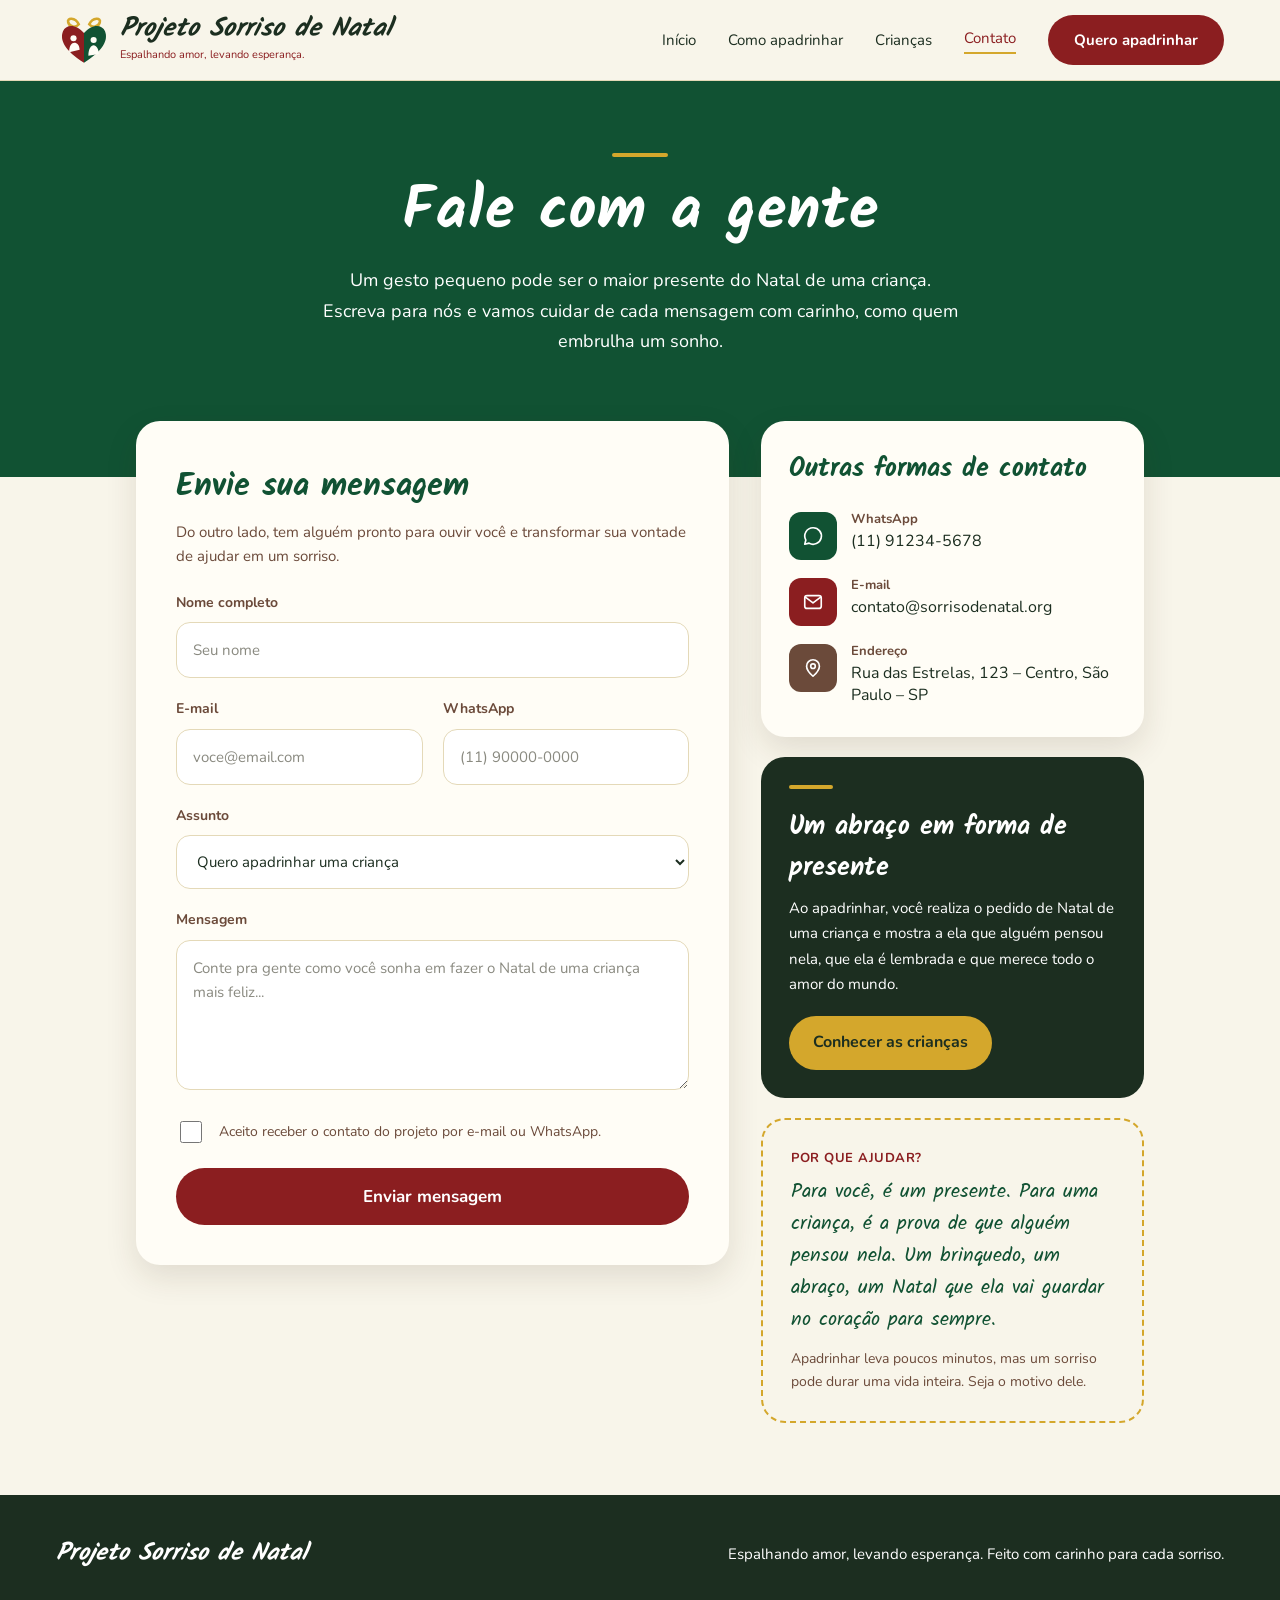
<file: Trabalho do Marcelo/contato.html>
<!DOCTYPE html>
<html lang="pt-BR">
<head>
<meta charset="utf-8">
<meta name="viewport" content="width=device-width, initial-scale=1, viewport-fit=cover">
<title>Contato – Projeto Sorriso de Natal</title>
  <link rel="preconnect" href="https://fonts.googleapis.com">
  <link rel="preconnect" href="https://fonts.gstatic.com" crossorigin>
  <link href="https://fonts.googleapis.com/css2?family=Kalam:wght@400;700&family=Nunito:wght@400;600;700&display=swap" rel="stylesheet">
  <link rel="stylesheet" href="css/contato.css">
  <script src="js/contato.js"></script>
</head>
<body>
<header>
  <a class="logo" href="#inicio" aria-label="Projeto Sorriso de Natal">
    <svg viewBox="0 0 64 64" aria-hidden="true">
      <path d="M26 14c-4-8-14-8-12-2s9 6 12 2zm12 0c4-8 14-8 12-2s-9 6-12 2z" fill="none" stroke="#d4a72c" stroke-width="3"/>
      <path d="M32 58C10 44 4 32 8 22c3-8 15-9 24 2z" fill="#8b1e20"/>
      <path d="M32 58c22-14 28-26 24-36-3-8-15-9-24 2z" fill="#115233"/>
      <circle cx="20" cy="30" r="3.5" fill="#fffdf6"/><circle cx="43" cy="32" r="3.5" fill="#fffdf6"/>
      <path d="M15 46c0-8 3-11 6-11s6 3 6 8zm22 4c0-8 3-12 6-12s6 4 6 10z" fill="#fffdf6"/>
    </svg>
    <span><b>Projeto Sorriso de Natal</b><small>Espalhando amor, levando esperança.</small></span>
  </a>
  <nav>
    <a href="#inicio">Início</a>
    <a href="#como">Como apadrinhar</a>
    <a href="#criancas">Crianças</a>
    <a class="on" href="#contato" aria-current="page">Contato</a>
    <a class="btn-nav" href="#como">Quero apadrinhar</a>
  </nav>
</header>

<section class="hero" id="contato">
  <i></i>
  <h1>Fale com a gente</h1>
  <p>Um gesto pequeno pode ser o maior presente do Natal de uma criança. Escreva para nós e vamos cuidar de cada mensagem com carinho, como quem embrulha um sonho.</p>
</section>

<main>
  <form class="card form" id="form" novalidate>
    <h2>Envie sua mensagem</h2>
    <p class="lead">Do outro lado, tem alguém pronto para ouvir você e transformar sua vontade de ajudar em um sorriso.</p>

    <div class="field">
      <label for="nome">Nome completo</label>
      <input id="nome" name="nome" type="text" placeholder="Seu nome" autocomplete="name">
    </div>
    <div class="row field">
      <div>
        <label for="email">E-mail</label>
        <input id="email" name="email" type="email" placeholder="voce@email.com" autocomplete="email">
      </div>
      <div>
        <label for="zap">WhatsApp</label>
        <input id="zap" name="zap" type="tel" placeholder="(11) 90000-0000" autocomplete="tel">
      </div>
    </div>
    <div class="field">
      <label for="assunto">Assunto</label>
      <select id="assunto" name="assunto">
        <option>Quero apadrinhar uma criança</option>
        <option>Quero ser voluntário(a)</option>
        <option>Dúvidas sobre o projeto</option>
        <option>Parcerias e doações</option>
        <option>Outro assunto</option>
      </select>
    </div>
    <div class="field">
      <label for="msg">Mensagem</label>
      <textarea id="msg" name="msg" placeholder="Conte pra gente como você sonha em fazer o Natal de uma criança mais feliz..."></textarea>
    </div>
    <label class="check" style="font-weight:400">
      <input type="checkbox" name="aceite"> Aceito receber o contato do projeto por e-mail ou WhatsApp.
    </label>
    <button class="send" type="button" id="enviar">Enviar mensagem</button>
    <div class="ok" id="ok" role="status">Mensagem enviada! Entraremos em contato em breve. 🎁</div>
  </form>

  <aside>
    <section class="card contacts">
      <h3>Outras formas de contato</h3>
      <div class="item">
        <div class="ico" style="background:var(--green)"><svg viewBox="0 0 24 24"><path d="M12 3a9 9 0 0 0-7.8 13.4L3 21l4.7-1.2A9 9 0 1 0 12 3z"/></svg></div>
        <div><small>WhatsApp</small><span>(11) 91234-5678</span></div>
      </div>
      <div class="item">
        <div class="ico" style="background:var(--red)"><svg viewBox="0 0 24 24"><rect x="3" y="5" width="18" height="14" rx="2.5"/><path d="m4 7 8 6 8-6"/></svg></div>
        <div><small>E-mail</small><span>contato@sorrisodenatal.org</span></div>
      </div>
      <div class="item">
        <div class="ico" style="background:var(--brown)"><svg viewBox="0 0 24 24"><path d="M12 21s-7-6.2-7-11a7 7 0 0 1 14 0c0 4.8-7 11-7 11z"/><circle cx="12" cy="10" r="2.5"/></svg></div>
        <div><small>Endereço</small><span>Rua das Estrelas, 123 – Centro, São Paulo – SP</span></div>
      </div>
    </section>

    <section class="hug">
      <i></i>
      <h3>Um abraço em forma de presente</h3>
      <p>Ao apadrinhar, você realiza o pedido de Natal de uma criança e mostra a ela que alguém pensou nela, que ela é lembrada e que merece todo o amor do mundo.</p>
      <a class="btn-gold" href="#criancas">Conhecer as crianças</a>
    </section>

    <section class="why">
      <small>POR QUE AJUDAR?</small>
      <q>Para você, é um presente. Para uma criança, é a prova de que alguém pensou nela. Um brinquedo, um abraço, um Natal que ela vai guardar no coração para sempre.</q>
      <p>Apadrinhar leva poucos minutos, mas um sorriso pode durar uma vida inteira. Seja o motivo dele.</p>
    </section>
  </aside>
</main>

<footer>
  <b>Projeto Sorriso de Natal</b>
  <span>Espalhando amor, levando esperança. Feito com carinho para cada sorriso.</span>
</footer>

</body>
</html>
</file>
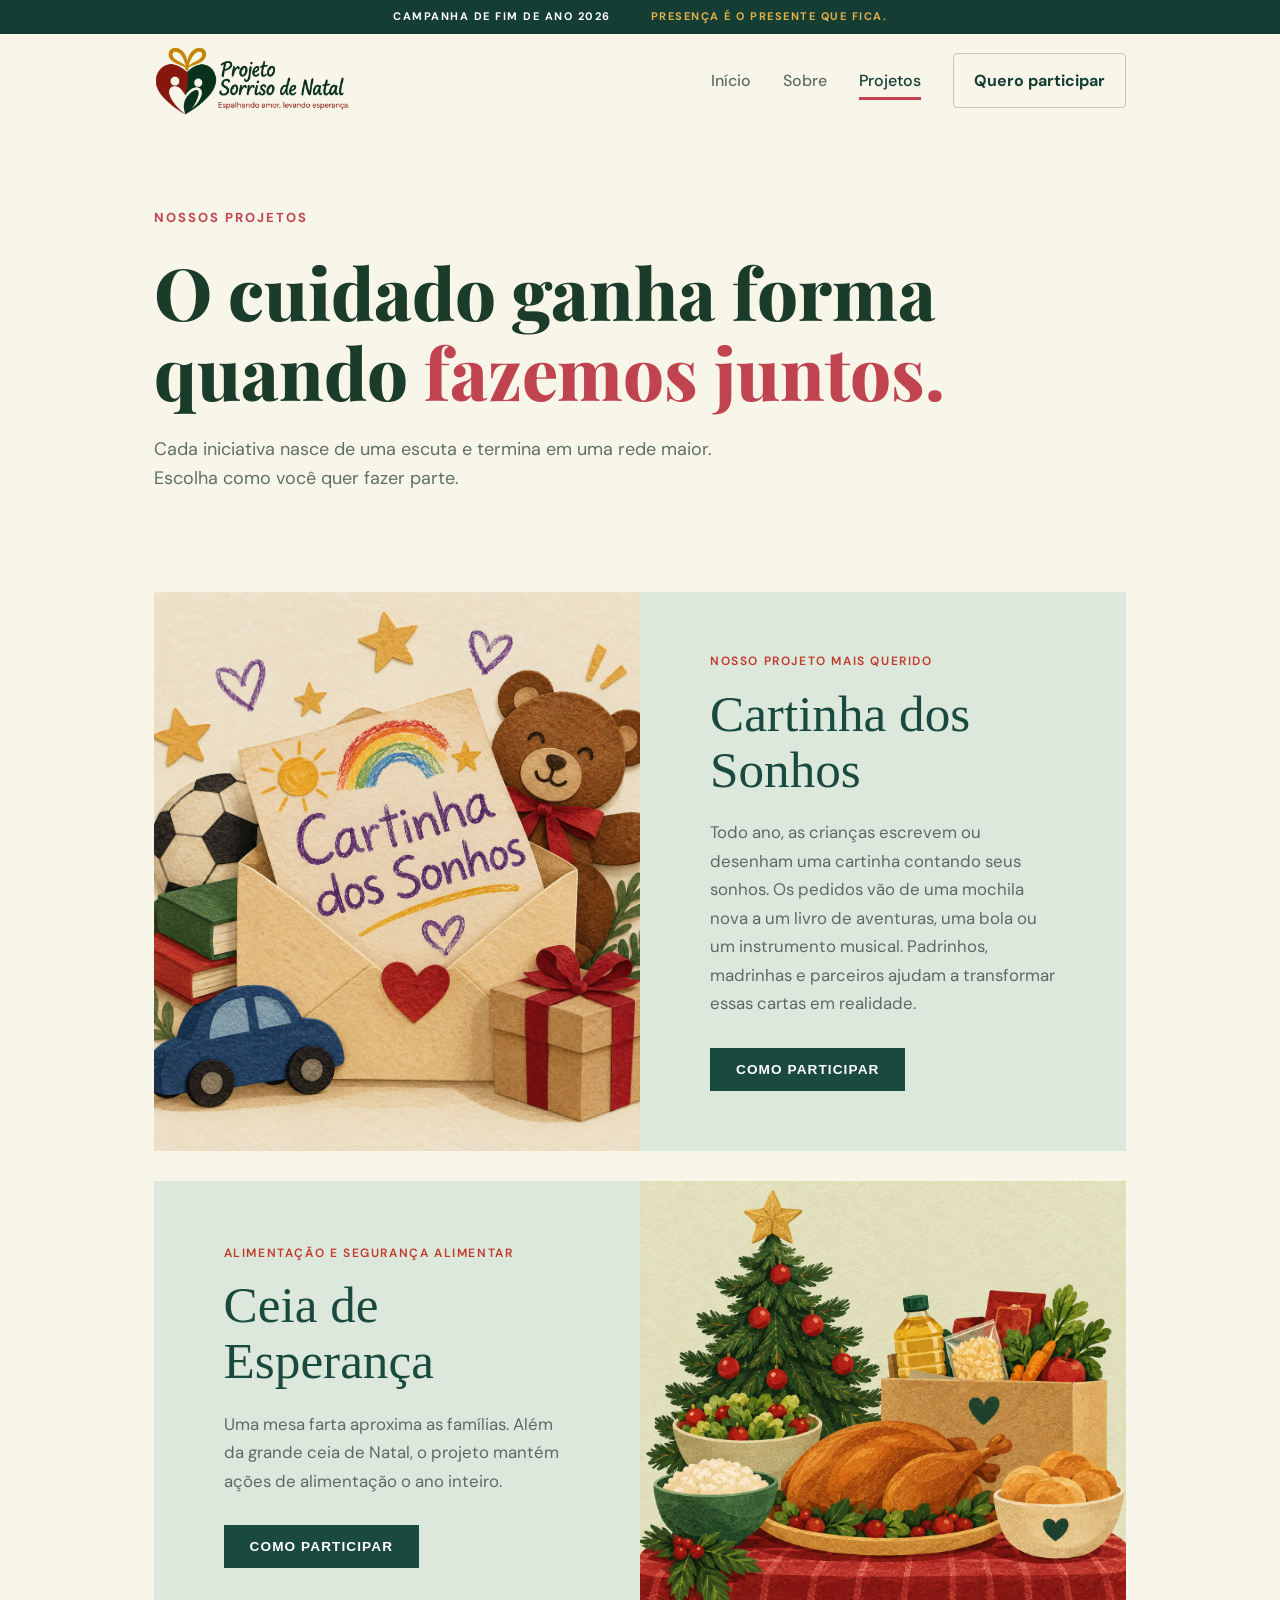
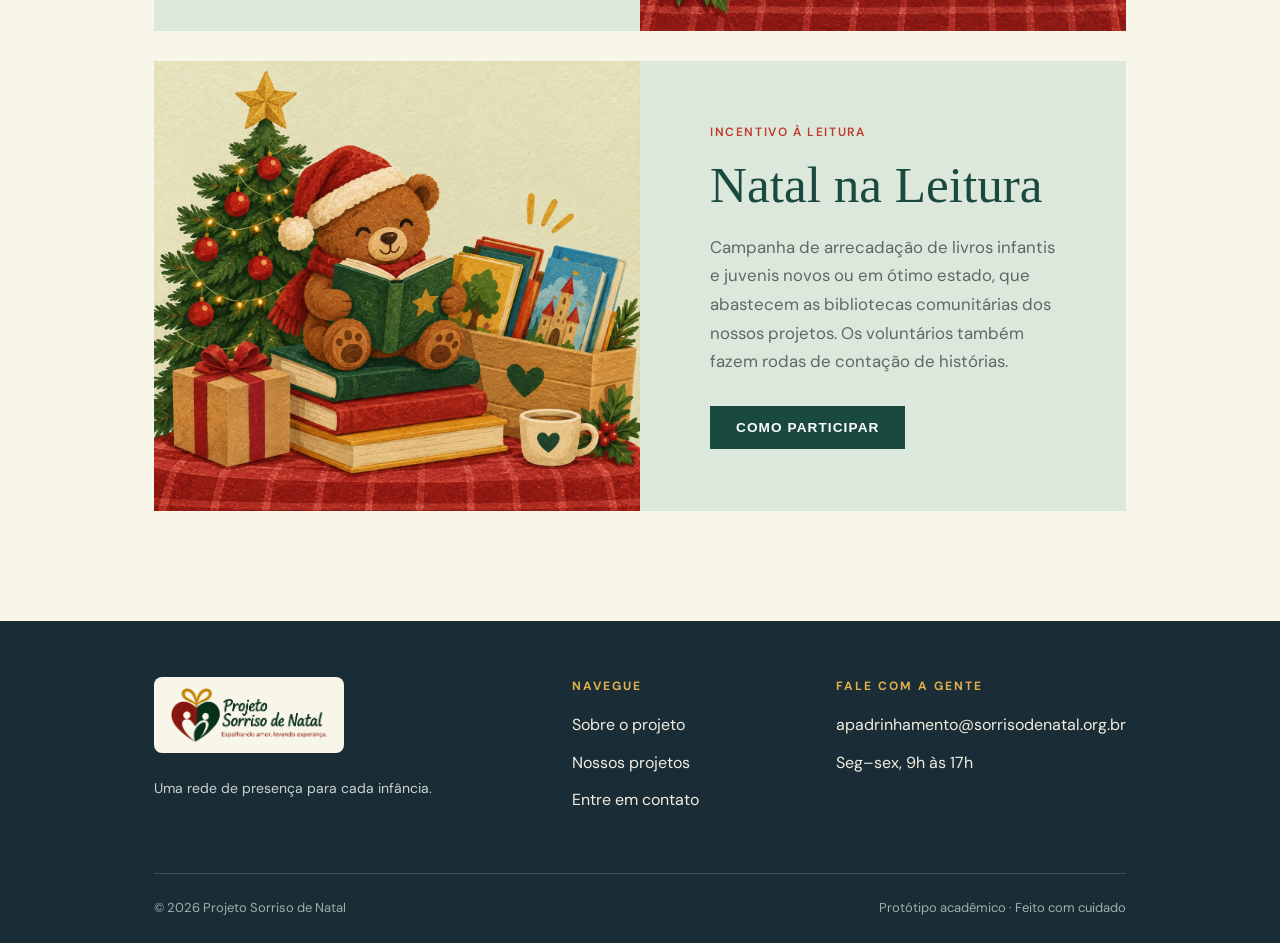
<file: Trabalho do Marcelo/projetos.html>
<!DOCTYPE html>
<html lang="pt-BR">
<head>
    <meta charset="UTF-8">
    <meta name="viewport" content="width=device-width, initial-scale=1.0">
    <title>Projetos - Projeto Sorriso de Natal</title>

    <link rel="preconnect" href="https://fonts.googleapis.com">
    <link rel="preconnect" href="https://fonts.gstatic.com" crossorigin>
    <link href="https://fonts.googleapis.com/css2?family=DM+Sans:wght@400;500;700&family=Playfair+Display:wght@700;800&display=swap" rel="stylesheet">
    <link rel="stylesheet" href="css/projetos.css">
    <script src="js/projetos.js" defer></script>
    
</head>

<body>
    <div class="top-bar">
        <span>CAMPANHA DE FIM DE ANO 2026</span>
        <span class="destaque">PRESENÇA É O PRESENTE QUE FICA.</span>
    </div>

    <header class="navbar">
        <div class="logo">
            <img src="logo.png" alt="Logotipo Projeto Sorriso de Natal">
        </div>

        <nav>
            <ul>
                <li><a href="index.html">Início</a></li>
                <li><a href="sobre.html">Sobre</a></li>
                <li><a href="projetos.html" class="here" aria-current="page">Projetos</a></li>
            </ul>
        </nav>

        <a href="contato.html" class="botao-participar">Quero participar</a>
    </header>

    <main>
        <section class="hero">
            <div class="hero-content">
                <span class="tagline">NOSSOS PROJETOS</span>

                <h1>O cuidado ganha forma quando <span>fazemos juntos.</span></h1>

                <p>Cada iniciativa nasce de uma escuta e termina em uma rede maior.</p>
                <p>Escolha como você quer fazer parte.</p>
            </div>
        </section>
        
        <section class="iniciativas" aria-label="Nossas iniciativas">

            <article class="card">
                <div class="imagem">
                    <img src="cartinhas.png" alt="Cartinhas escritas e desenhadas pelas crianças do projeto">
                </div>

                <div class="conteudo">
                    <p class="categoria">Nosso projeto mais querido</p>
                    <h2 class="titulo">Cartinha dos Sonhos</h2>

                    <p class="descricao">Todo ano, as crianças escrevem ou desenham uma cartinha contando seus sonhos. Os
                    pedidos vão de uma mochila nova a um livro de aventuras, uma bola ou um instrumento
                    musical. Padrinhos, madrinhas e parceiros ajudam a transformar essas cartas em realidade.</p>

                    <div class="participacao">
                        <button class="botaoparticipacao" type="button" aria-expanded="false" aria-controls="detalhescartinha">
                            COMO PARTICIPAR
                        </button>
                    </div>

                    <div class="detalhesparticipacao" id="detalhescartinha" hidden>
                        <h3 class="subtcomoparticipar">Apadrinhe uma cartinha!</h3>
                        <p>Você pode apadrinhar uma cartinha, doar presentes ou se tornar um parceiro do projeto. Entre em contato com a ONG para
                        conhecer os sonhos das crianças e descobrir como ajudar a transformar cada pedido em realidade!</p>
                    </div>
                </div>
            </article>

            <article class="card invertido">
                <div class="imagem">
                    <img src="ceia.png" alt="Mesa posta com a ceia de Natal do projeto">
                </div>

                <div class="conteudo">
                    <p class="categoria">Alimentação e segurança alimentar</p>
                    <h2 class="titulo">Ceia de Esperança</h2>

                    <p class="descricao">
                        Uma mesa farta aproxima as famílias. Além da grande ceia de Natal, o projeto mantém ações
                        de alimentação o ano inteiro.
                    </p>

                    <div class="participacao">
                        <button class="botaoparticipacao" type="button" aria-expanded="false" aria-controls="detalhesceia">
                            COMO PARTICIPAR
                        </button>
                    </div>

                    <div class="detalhesparticipacao" id="detalhesceia" hidden>
                        <h3 class="subtcomoparticipar">Ajude com alimentos!</h3>
                        <p>Apadrinhe uma família e contribua para levar alimentos de qualidade à mesa de quem precisa.
                        Você também pode doar alimentos, apoiar as hortas comunitárias ou participar das campanhas solidárias.</p>
                    </div>
                </div>
            </article>

            <article class="card">
                <div class="imagem">
                    <img src="leitura.png" alt="Livros infantis e juvenis arrecadados na campanha de leitura">
                </div>

                <div class="conteudo">
                    <p class="categoria">Incentivo à leitura</p>
                    <h2 class="titulo">Natal na Leitura</h2>

                    <p class="descricao">
                        Campanha de arrecadação de livros infantis e juvenis novos ou em ótimo estado, que
                        abastecem as bibliotecas comunitárias dos nossos projetos. Os voluntários também fazem
                        rodas de contação de histórias.
                    </p>

                    <div class="participacao">
                        <button class="botaoparticipacao" type="button" aria-expanded="false" aria-controls="detalhesleitura">
                            COMO PARTICIPAR
                        </button>
                    </div>

                    <div class="detalhesparticipacao" id="detalhesleitura" hidden>
                        <h3 class="subtcomoparticipar">Doe livros!</h3>
                        <p>Doe livros infantis e juvenis novos ou em bom estado, ou participe como voluntário
                        nas rodas de contação de histórias. Sua contribuição ajuda a criar novos espaços de
                        leitura nas comunidades!</p>
                    </div>
                </div>
            </article>

        </section>
    </main>

    <footer class="footer">
        <div class="footer-topo">
            <div class="footer-marca">
                <div class="footer-logo">
                    <img src="logo.png" alt="Logotipo Projeto Sorriso de Natal">
                </div>
                <p class="footer-frase">Uma rede de presença para cada infância.</p>
            </div>

            <div class="footer-coluna">
                <h2>NAVEGUE</h2>
                <ul>
                    <li><a href="sobre.html">Sobre o projeto</a></li>
                    <li><a href="projetos.html">Nossos projetos</a></li>
                    <li><a href="contato.html">Entre em contato</a></li>
                </ul>
            </div>

            <div class="footer-coluna">
                <h2>FALE COM A GENTE</h2>
                <p>apadrinhamento@sorrisodenatal.org.br</p>
                <p>Seg–sex, 9h às 17h</p>
            </div>
        </div>

        <div class="footer-base">
            <p>© 2026 Projeto Sorriso de Natal</p>
            <p>Protótipo acadêmico · Feito com cuidado</p>
        </div>
    </footer>
</body>
</html>
</file>
<file: Trabalho do Marcelo/css/contato.css>
:root{
  color-scheme:light;
  --cream:#f8f5ea; --paper:#fffdf6; --green:#115233; --ink:#1c2e20;
  --red:#8b1e20; --gold:#d4a72c; --brown:#6b4a3a; --line:#e4d9b8;
  box-sizing:border-box;
  padding-top:env(safe-area-inset-top,0px); 
  padding-bottom:env(safe-area-inset-bottom,0px);
}

*,*::before,*::after{
    box-sizing:inherit
}

html{
    scroll-padding-top:env(safe-area-inset-top,0px)
}

body{
    margin:0;
    background:var(--cream);
    color:var(--brown);
    font-family:'Nunito',system-ui,sans-serif;
    line-height:1.6
}

.hand{
    font-family:'Kalam','Segoe Print',cursive
}

a{
    color:inherit;
    text-decoration:none
}

header{
    display:flex;
    align-items:center;
    justify-content:space-between;
    gap:16px;
    flex-wrap:wrap;
    padding:12px 56px;
    border-bottom:1px solid var(--line)
}

.logo{
    display:flex;
    align-items:center;
    gap:8px
}

.logo svg{
    width:56px;
    height:56px
}

.logo b{
    display:block;
    font-family:'Kalam',cursive;
    font-style:italic;
    font-weight:700;
    font-size:26px;
    line-height:1;
    color:var(--ink)
}

.logo small{
    display:block;
    font-size:11px;
    color:var(--red);
    margin-top:4px
}

nav{
    display:flex;
    align-items:center;
    gap:32px;
    font-size:15px;
    color:var(--ink)
}

nav a.on{
    color:var(--red);
    border-bottom:2px solid var(--gold);
    padding-bottom:2px
}

.btn-nav{
    background:var(--red);
    color:#fff;
    font-weight:700;
    padding:13px 26px;
    border-radius:999px
}

.hero{
    background:var(--green);
    color:#fff;
    text-align:center;
    padding:72px 24px 120px
}

.hero i{
    display:block;
    width:56px;
    height:4px;
    background:var(--gold);
    margin:0 auto 22px;
    border-radius:2px
}

.hero h1{
    font-family:'Kalam',cursive;
    font-weight:700;
    font-size:clamp(40px,6vw,60px);
    line-height:1.1;
    margin:0 0 20px;
    letter-spacing:1px
}

.hero p{
    max-width:640px;
    margin:0 auto;
    font-size:18px;
    line-height:1.7
}


main{
    max-width:1056px;margin:-56px auto 0;padding:0 24px 72px;display:grid;grid-template-columns:1.55fr 1fr;gap:32px;align-items:start
}

.card{
    background:var(--paper);
    border-radius:24px;
    box-shadow:0 12px 32px rgba(60,40,20,.12)
}

.form{
    padding:40px
}

.form h2{
    font-family:'Kalam',cursive;
    font-size:32px;
    color:var(--green);
    margin:0 0 8px;
    font-weight:700
}

.form .lead{
    margin:0 0 24px;
    font-size:15px
}

label{
    display:block;
    font-weight:700;
    font-size:14px;
    margin:0 0 8px
}

input,select,textarea{
    width:100%;font:inherit;
    font-size:15px;
    color:var(--ink);
    background:#fff;
    border:1.5px solid var(--line);
    border-radius:14px;
    padding:15px 16px
}

input::placeholder,textarea::placeholder{
    color:#8a8a80
}

input:focus,select:focus,textarea:focus{
    outline:3px solid rgba(17,82,51,.3);
    border-color:var(--green)
}

textarea{
    min-height:150px;
    resize:vertical
}

.field{
    margin-bottom:20px
}

.row{
    display:grid;
    grid-template-columns:1fr 1fr;
    gap:20px
}

.check{
    display:flex;
    align-items:center;
    gap:14px;
    font-size:14px;
    margin:4px 0 22px
}

.check input{
    width:22px;
    height:22px;
    padding:0;
    flex:none;
    accent-color:var(--red)
}

.send{
    width:100%;
    border:0;
    cursor:pointer;
    background:var(--red);
    color:#fff;
    font:700 17px 'Nunito',sans-serif;
    padding:17px;
    border-radius:999px
}
.send:hover{
    background:#741619
}

.send:focus-visible{
    outline:3px solid var(--gold);
    outline-offset:2px
}

.ok{
    display:none;
    margin-top:16px;
    padding:14px 18px;
    border-radius:14px;
    background:#e6f2e9;
    color:var(--green);
    font-weight:700
}

.ok.show{
    display:block
}

.ok.erro{
    background:#fbe9e7;
    color:var(--red)
}

aside{
    display:flex;
    flex-direction:column;
    gap:20px
}
.contacts{
    padding:28px 28px 30px
}

.contacts h3{
    font-family:'Kalam',cursive;
    font-size:26px;
    color:var(--green);
    margin:0 0 22px;
    font-weight:700
}

.item{
    display:flex;
    gap:14px;
    margin-bottom:18px;
    align-items:flex-start
}

.item:last-child{
    margin-bottom:0
}

.ico{
    flex:none;
    width:48px;
    height:48px;
    border-radius:12px;
    display:grid;
    place-items:center
}

.ico svg{
    width:22px;
    height:22px;
    stroke:#fff;
    fill:none;
    stroke-width:1.8;
    stroke-linecap:round;
    stroke-linejoin:round
}

.item small{
    display:block;
    font-weight:700;
    font-size:13px;
    line-height:1.2;
    margin-bottom:2px
}

.item span{
    color:var(--ink);
    font-size:16px;
    line-height:1.4;
    display:block
}

.hug{
    background:var(--ink);
    color:#fff;
    border-radius:24px;
    padding:28px
}

.hug i{
    display:block;
    width:44px;
    height:4px;
    background:var(--gold);
    border-radius:2px;
    margin-bottom:18px
}

.hug h3{
    font-family:'Kalam',cursive;
    font-size:26px;
    line-height:1.6;
    margin:0 0 6px;
    font-weight:700
}

.hug p{
    margin:0 0 18px;font-size:15px;line-height:1.7
}

.btn-gold{
    display:inline-block;
    background:var(--gold);
    color:var(--ink);
    font-weight:700;
    padding:14px 24px;
    border-radius:999px
}

.why{
    border:2px dashed var(--gold);
    border-radius:24px;
    padding:28px
}

.why small{
    display:block;
    color:var(--red);
    font-weight:700;
    font-size:13px;
    letter-spacing:.5px;
    margin-bottom:8px
}

.why q{
    display:block;
    quotes:none;
    font-family:'Kalam',cursive;
    font-size:20px;
    line-height:1.6;
    color:var(--green);
    margin-bottom:12px
}

.why p{
    margin:0;
    font-size:14px
}

footer{
    background:var(--ink);
    color:#fff;
    display:flex;
    justify-content:space-between;
    align-items:center;
    flex-wrap:wrap;
    gap:12px;
    padding:40px 56px
}

footer b{
    font-family:'Kalam',cursive;
    font-style:italic;
    font-size:24px
}

footer span{
    font-size:15px
}

@media(max-width:860px){
  main{grid-template-columns:1fr}
  header,footer{padding-left:24px;padding-right:24px}
  nav{gap:18px;flex-wrap:wrap}
}

@media(max-width:520px){
  .row{grid-template-columns:1fr}
  .form{padding:28px 22px}
}
</file>
<file: Trabalho do Marcelo/css/projetos.css>
* {
    margin: 0;
    padding: 0;
    box-sizing: border-box;
}

body {
    background-color: #f8f5e9;
    color: #1B3B2B;
    line-height: 1.6;
    font-family: 'DM Sans', Arial, sans-serif;
}

img {
    max-width: 100%;
    height: auto;
    display: block;
}

.top-bar {
    background-color: #143d33;
    color: white;
    display: flex;
    justify-content: center;
    gap: 40px;
    padding: 8px 0;
    font-size: 11px;
    font-weight: 700;
    letter-spacing: 1.5px;
}

.destaque {
    color: #e0b04a;
}

.navbar {
    display: flex;
    align-items: center;
    padding: 12px 12%;
}

.logo img {
    height: 70px;
}

nav {
    margin-left: auto;
}

nav ul {
    display: flex;
    gap: 32px;
    list-style: none;
}

nav a {
    text-decoration: none;
    color: #5f6f66;
    font-weight: 500;
    padding-bottom: 6px;
}

nav a.here {
    color: #143d33;
    border-bottom: 3px solid #c0444f;
}

.botao-participar {
    margin-left: 32px;
    padding: 14px 20px;
    border: 1px solid #c9c4b5;
    border-radius: 4px;
    color: #143d33;
    font-weight: 700;
    text-decoration: none;
}

.hero {
    padding: 80px 12% 100px;
}

.tagline {
    display: block;
    color: #c0444f;
    font-size: 13px;
    font-weight: 700;
    letter-spacing: 2px;
    margin-bottom: 24px;
}

.hero h1 {
    font-family: 'Playfair Display', Georgia, serif;
    font-size: 72px;
    font-weight: 800;
    line-height: 1.1;
    max-width: 900px;
    margin-bottom: 24px;
}

.hero h1 span {
    color: #c0444f;
}

.hero p {
    color: #5f6f66;
    font-size: 18px;
}

.footer {
    background-color: #1a2d36;
    color: #f1ede0;
    padding: 56px 12% 24px;
}

.footer-topo {
    display: flex;
    gap: 64px;
    padding-bottom: 48px;
}

.footer-marca {
    margin-right: auto;
    max-width: 360px;
}

.footer-logo {
    display: inline-block;
    background-color: #f8f5e9;
    padding: 10px 16px;
    border-radius: 8px;
    margin-bottom: 16px;
}

.footer-logo img {
    height: 56px;
    display: block;
}

.footer-frase {
    font-size: 14px;
    color: #c9d3cf;
}

.footer-coluna {
    min-width: 200px;
}

.footer-coluna h2 {
    color: #e0b04a;
    font-size: 12px;
    letter-spacing: 2px;
    margin-bottom: 16px;
}

.footer-coluna ul {
    list-style: none;
}

.footer-coluna li,
.footer-coluna p {
    margin-bottom: 12px;
}

.footer-coluna a {
    color: #f1ede0;
    text-decoration: none;
}

.footer-base {
    display: flex;
    justify-content: space-between;
    border-top: 1px solid rgba(255, 255, 255, 0.15);
    padding-top: 24px;
    font-size: 13px;
    color: #9fb0a9;
}

.iniciativas {
    padding: 0 12% 80px;
}

.card {
    display: grid;
    grid-template-columns: 1fr 1fr;
    min-height: 450px;
    max-width: 1200px;
    margin: 0 auto 30px;
    background: #dde8dc;
    overflow: hidden;
}

.imagem {
    height: 100%;
}

.imagem img {
    width: 100%;
    height: 100%;
    object-fit: cover;
    display: block;
}

.conteudo {
    display: flex;
    flex-direction: column;
    justify-content: center;
    padding: 60px 70px;
}

.categoria {
    color: #c0392b;
    font-size: 0.75rem;
    font-weight: 600;
    letter-spacing: 0.10rem;
    text-transform: uppercase;
    margin-bottom: 14px;
}

.titulo {
    font-family: Georgia, serif;
    font-size: 3.2rem;
    font-weight: 500;
    color: #1a4a3f;
    line-height: 1.1;
    margin-bottom: 20px;
}

.descricao {
    color: #5a6b63;
    font-size: 1.05rem;
    line-height: 1.7;
    max-width: 480px;
    margin-bottom: 30px;
}

.botaoparticipacao {
    background: #1a4a3f;
    color: #fff;
    border: none;
    padding: 14px 26px;
    font-size: 0.85rem;
    font-weight: 700;
    letter-spacing: 0.08em;
    cursor: pointer;
    transition: background 0.2s;
}

.detalhesparticipacao {
    margin-top: 24px;
    padding-left: 16px;
    border-left: 3px solid #c0392b;
    max-width: 480px;
}

.detalhesparticipacao[hidden] {
    display: none;
}

.subtcomoparticipar {
    color: #1a4a3f;
    font-size: 1rem;
    margin-bottom: 6px;
}

.detalhesparticipacao p {
    color: #5a6b63;
    font-size: 0.9rem;
    line-height: 1.6;
}

@media (min-width: 769px) {
    .invertido .imagem {
        order: 2;
    }
}

@media (max-width: 768px) {
    .top-bar {
        flex-direction: column;
        align-items: center;
        gap: 4px;
        padding: 10px 16px;
        text-align: center;
    }

    .navbar {
        flex-wrap: wrap;
        gap: 12px;
        padding: 12px 6%;
    }

    nav {
        margin-left: 0;
    }

    nav ul {
        gap: 16px;
    }

    .botao-participar {
        margin-left: 0;
    }

    .hero {
        padding: 48px 6% 64px;
    }

    .hero h1 {
        font-size: 36px;
    }

    .hero p {
        font-size: 16px;
    }

    .footer {
        padding: 40px 6% 24px;
    }

    .footer-topo {
        flex-direction: column;
        gap: 32px;
    }

    .footer-base {
        flex-direction: column;
        gap: 8px;
    }

    .iniciativas {
        padding: 0 6% 48px;
    }

    .card {
        grid-template-columns: 1fr;
    }

    .imagem {
        height: 300px;
    }

    .conteudo {
        padding: 40px 28px;
    }

    .titulo {
        font-size: 2.4rem;
    }
}
</file>
